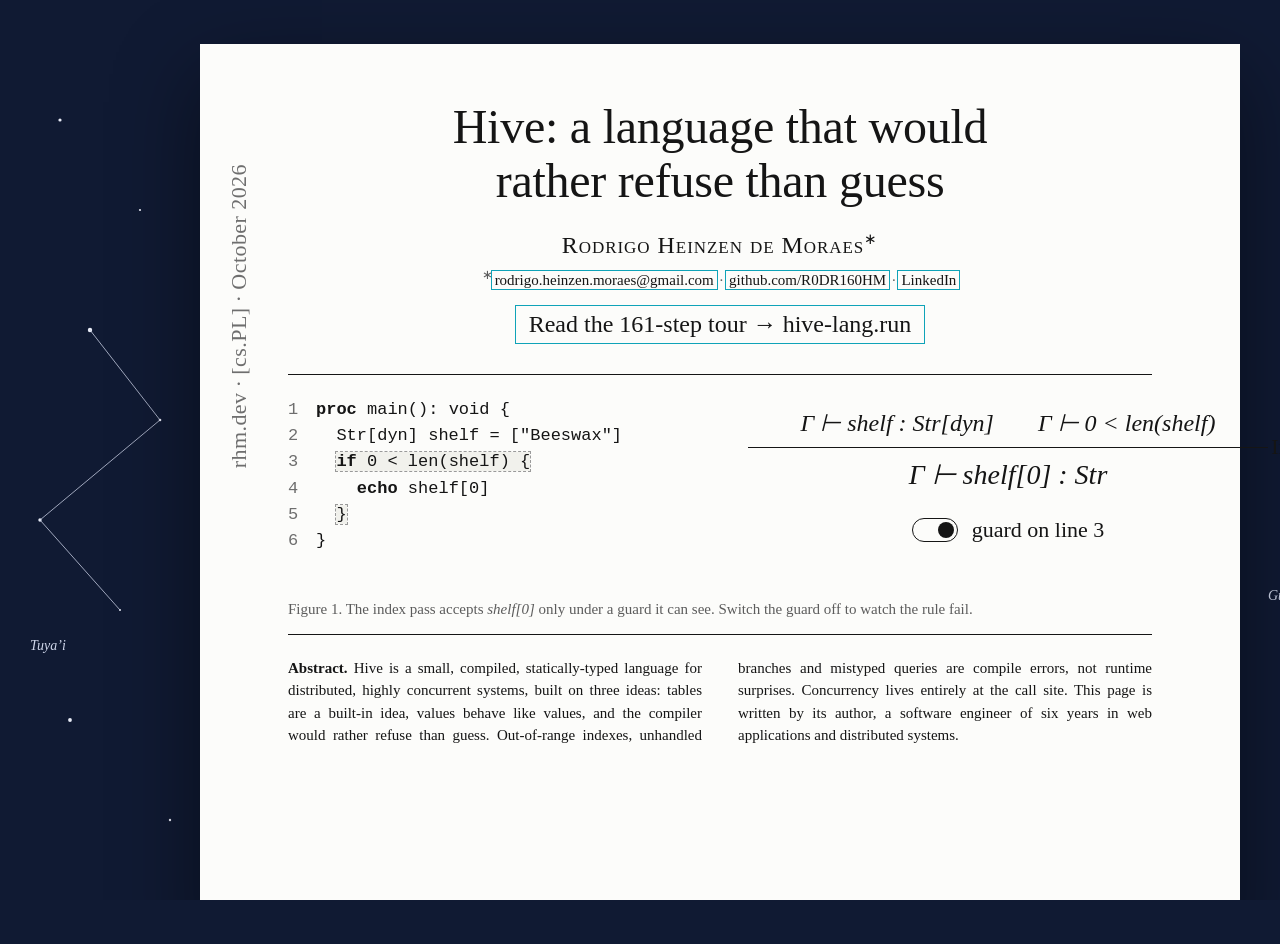
<file: .impeccable/mocks/decision/assigned.html>
<!doctype html>
<html lang="en">
<head>
<meta charset="utf-8">
<meta name="viewport" content="width=1440">
<title>The Preprint — sketch</title>
<style>
  :root { --night:#101a33; --sheet:#fcfcfa; --ink:#151515; --mute:#5c5c5c; --red:#d8261f; --green:#1a9e4b; --cyan:#0fa3b8; }
  * { box-sizing:border-box; margin:0; padding:0; }
  html,body { width:1440px; height:900px; overflow:hidden; }
  body { background:var(--night); font-family:"Latin Modern Roman","CMU Serif","Computer Modern Serif",Georgia,serif; color:var(--ink); position:relative; }
  svg.sky { position:absolute; inset:0; width:1440px; height:900px; }
  .sheet { position:absolute; left:200px; top:44px; width:1040px; height:900px; background:var(--sheet); box-shadow:0 30px 80px rgba(0,0,0,.45); padding:56px 88px 0; }
  .stamp { position:absolute; left:26px; top:120px; transform-origin:left top; transform:rotate(-90deg) translateX(-100%); font-size:22px; color:#6e6e6e; letter-spacing:.02em; white-space:nowrap; }
  h1 { font-size:48px; font-weight:400; text-align:center; line-height:1.12; letter-spacing:-.005em; }
  .authors { margin-top:22px; text-align:center; font-size:24px; font-variant:small-caps; letter-spacing:.04em; }
  .authors sup { font-size:15px; }
  .contact { margin-top:8px; text-align:center; font-size:15px; color:var(--mute); }
  .contact a { color:var(--ink); text-decoration:none; outline:1px solid var(--cyan); outline-offset:1px; padding:0 2px; }
  .tour { display:block; width:max-content; margin:20px auto 0; font-size:24px; color:var(--ink); text-decoration:none; outline:1.5px solid var(--cyan); outline-offset:3px; padding:2px 10px; }
  figure { margin-top:34px; border-top:1px solid var(--ink); border-bottom:1px solid var(--ink); padding:22px 0 16px; display:grid; grid-template-columns:420px 1fr; gap:40px; }
  pre { font-family:"Latin Modern Mono","CMU Typewriter Text",Consolas,monospace; font-size:17px; line-height:1.55; }
  pre .ln { color:#6e6e6e; display:inline-block; width:28px; }
  pre b { font-weight:700; }
  pre .guard { background:#f1f1ec; outline:1px dashed #9a9a9a; }
  .deriv { display:flex; flex-direction:column; justify-content:center; align-items:center; font-style:italic; }
  .prem { display:flex; gap:44px; font-size:24px; }
  .bar { width:520px; height:0; border-top:1.2px solid var(--ink); margin:10px 0; position:relative; }
  .bar span { position:absolute; right:-118px; top:-14px; font-style:normal; font-variant:small-caps; font-size:22px; }
  .concl { font-size:28px; }
  .switch { margin-top:26px; display:flex; gap:14px; font-style:normal; font-size:22px; align-items:center; }
  .switch i { font-style:normal; width:46px; height:24px; border:1.2px solid var(--ink); border-radius:12px; position:relative; }
  .switch i::after { content:""; position:absolute; right:3px; top:3px; width:16px; height:16px; border-radius:50%; background:var(--ink); }
  figcaption { grid-column:1/-1; font-size:15px; color:var(--mute); margin-top:6px; }
  .abstract { margin-top:22px; font-size:15px; line-height:1.5; columns:2; column-gap:36px; text-align:justify; }
</style>
</head>
<body>
<svg class="sky" viewBox="0 0 1440 900" aria-hidden="true">
  <g fill="#e9ecf7">
    <circle cx="60" cy="120" r="1.6"/><circle cx="140" cy="210" r="1.1"/><circle cx="90" cy="330" r="2.2"/><circle cx="160" cy="420" r="1.3"/><circle cx="40" cy="520" r="1.7"/><circle cx="120" cy="610" r="1"/><circle cx="70" cy="720" r="1.9"/><circle cx="170" cy="820" r="1.2"/>
    <circle cx="1290" cy="90" r="1.3"/><circle cx="1360" cy="170" r="2.1"/><circle cx="1310" cy="260" r="1.4"/><circle cx="1400" cy="320" r="1.8"/><circle cx="1330" cy="400" r="2.6"/><circle cx="1380" cy="470" r="1.2"/><circle cx="1290" cy="560" r="1.6"/><circle cx="1350" cy="650" r="1"/><circle cx="1410" cy="760" r="1.5"/><circle cx="1300" cy="840" r="1.1"/>
  </g>
  <g stroke="#cfd6ea" stroke-width="1" fill="none" opacity=".75">
    <polyline points="1310,260 1360,170 1400,320 1330,400 1290,560"/>
    <polyline points="1330,400 1380,470 1350,650"/>
    <polyline points="90,330 160,420 40,520 120,610"/>
  </g>
  <g fill="#cfd6ea" font-family="Georgia,serif" font-style="italic" font-size="14"><text x="1268" y="600">Guyra Nhandu</text><text x="30" y="650">Tuya’i</text></g>
</svg>
<div class="sheet">
  <div class="stamp">rhm.dev · [cs.PL] · October 2026</div>
  <h1>Hive: a language that would<br>rather refuse than guess</h1>
  <div class="authors">Rodrigo Heinzen de Moraes<sup>∗</sup></div>
  <div class="contact"><sup>∗</sup><a href="#">rodrigo.heinzen.moraes@gmail.com</a> · <a href="#">github.com/R0DR160HM</a> · <a href="#">LinkedIn</a></div>
  <a class="tour" href="#">Read the 161-step tour → hive-lang.run</a>
  <figure>
    <pre><span class="ln">1</span><b>proc</b> main(): void {
<span class="ln">2</span>  Str[dyn] shelf = ["Beeswax"]
<span class="ln">3</span>  <span class="guard"><b>if</b> 0 &lt; len(shelf) {</span>
<span class="ln">4</span>    <b>echo</b> shelf[0]
<span class="ln">5</span>  <span class="guard">}</span>
<span class="ln">6</span>}</pre>
    <div class="deriv">
      <div class="prem"><span>Γ ⊢ shelf : Str[dyn]</span><span>Γ ⊢ 0 &lt; len(shelf)</span></div>
      <div class="bar"><span>Index-Guard</span></div>
      <div class="concl">Γ ⊢ shelf[0] : Str</div>
      <div class="switch"><i></i> guard on line 3</div>
    </div>
    <figcaption>Figure 1. The index pass accepts <i>shelf[0]</i> only under a guard it can see. Switch the guard off to watch the rule fail.</figcaption>
  </figure>
  <div class="abstract"><b>Abstract.</b> Hive is a small, compiled, statically-typed language for distributed, highly concurrent systems, built on three ideas: tables are a built-in idea, values behave like values, and the compiler would rather refuse than guess. Out-of-range indexes, unhandled branches and mistyped queries are compile errors, not runtime surprises. Concurrency lives entirely at the call site. This page is written by its author, a software engineer of six years in web applications and distributed systems.</div>
</div>
</body>
</html>
</file>
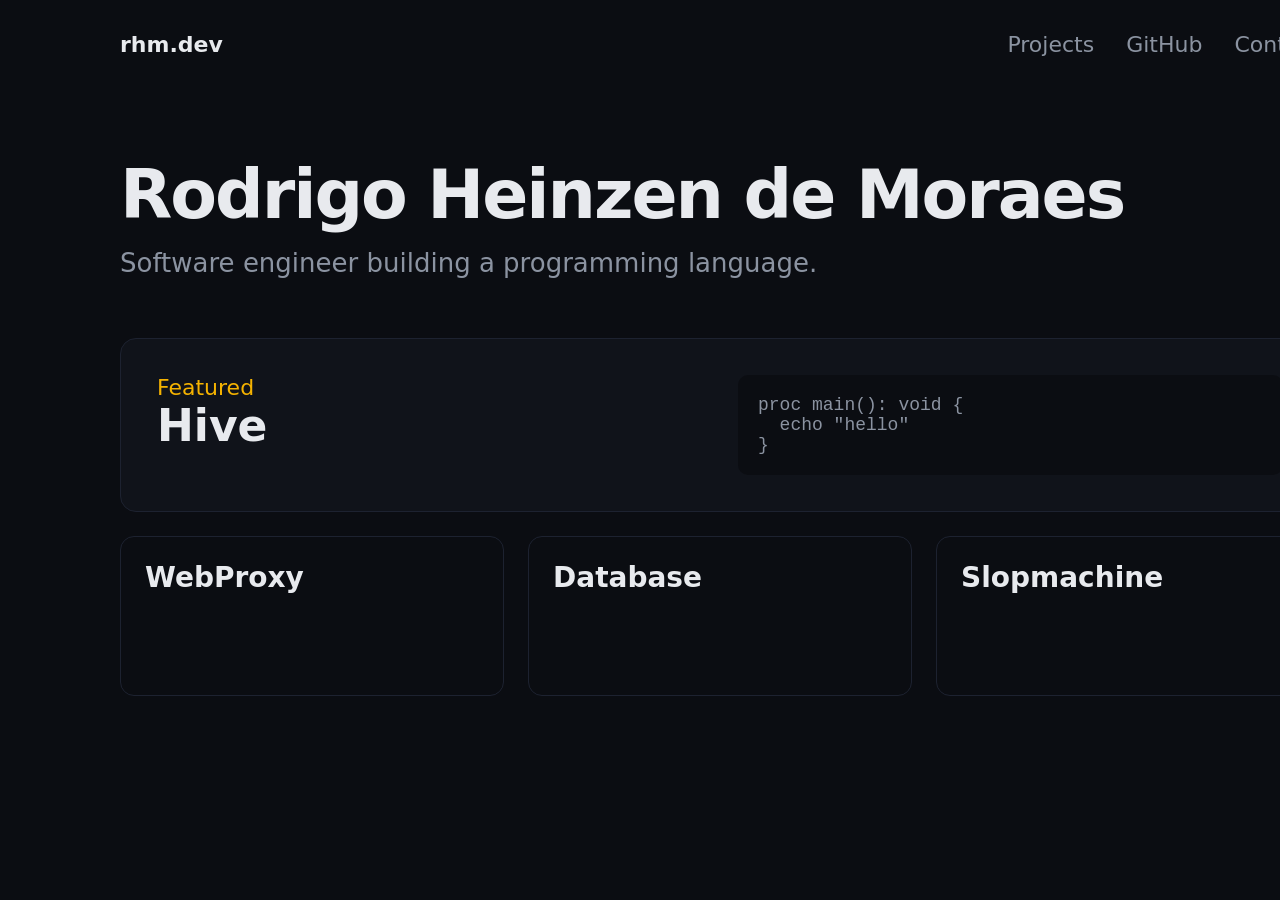
<file: .impeccable/mocks/decision/canon.html>
<!doctype html>
<html lang="en">
<head>
<meta charset="utf-8">
<meta name="viewport" content="width=1440">
<title>Category standard — sketch</title>
<style>
  :root { --bg:#0b0d12; --ink:#e8eaee; --mute:#8b93a1; --line:#1d2230; --gold:#f5b301; }
  * { box-sizing:border-box; margin:0; padding:0; }
  html,body { width:1440px; height:900px; overflow:hidden; }
  body { background:var(--bg); color:var(--ink); font-family:system-ui,"Segoe UI",sans-serif; }
  header { display:flex; justify-content:space-between; align-items:center; padding:32px 120px; font-size:22px; }
  header nav { display:flex; gap:32px; color:var(--mute); }
  .hero { padding:70px 120px 40px; }
  .hero h1 { font-size:68px; letter-spacing:-.03em; line-height:1.05; }
  .hero p { font-size:26px; color:var(--mute); margin-top:18px; max-width:760px; }
  .feat { margin:20px 120px 0; border:1px solid var(--line); border-radius:16px; padding:36px; display:grid; grid-template-columns:1fr 1fr; gap:36px; background:#10131a; }
  .feat h2 { font-size:44px; }
  .feat .k { color:var(--gold); font-size:22px; }
  .feat pre { font-family:Consolas,monospace; font-size:18px; color:var(--mute); background:#0b0d12; border-radius:10px; padding:20px; }
  .grid { margin:24px 120px 0; display:grid; grid-template-columns:repeat(3,1fr); gap:24px; }
  .grid div { border:1px solid var(--line); border-radius:14px; height:160px; padding:24px; font-size:28px; font-weight:600; }
</style>
</head>
<body>
<header><strong>rhm.dev</strong><nav><span>Projects</span><span>GitHub</span><span>Contact</span></nav></header>
<section class="hero"><h1>Rodrigo Heinzen de Moraes</h1><p>Software engineer building a programming language.</p></section>
<section class="feat"><div><div class="k">Featured</div><h2>Hive</h2></div><pre>proc main(): void {
  echo "hello"
}</pre></section>
<section class="grid"><div>WebProxy</div><div>Database</div><div>Slopmachine</div></section>
</body>
</html>
</file>
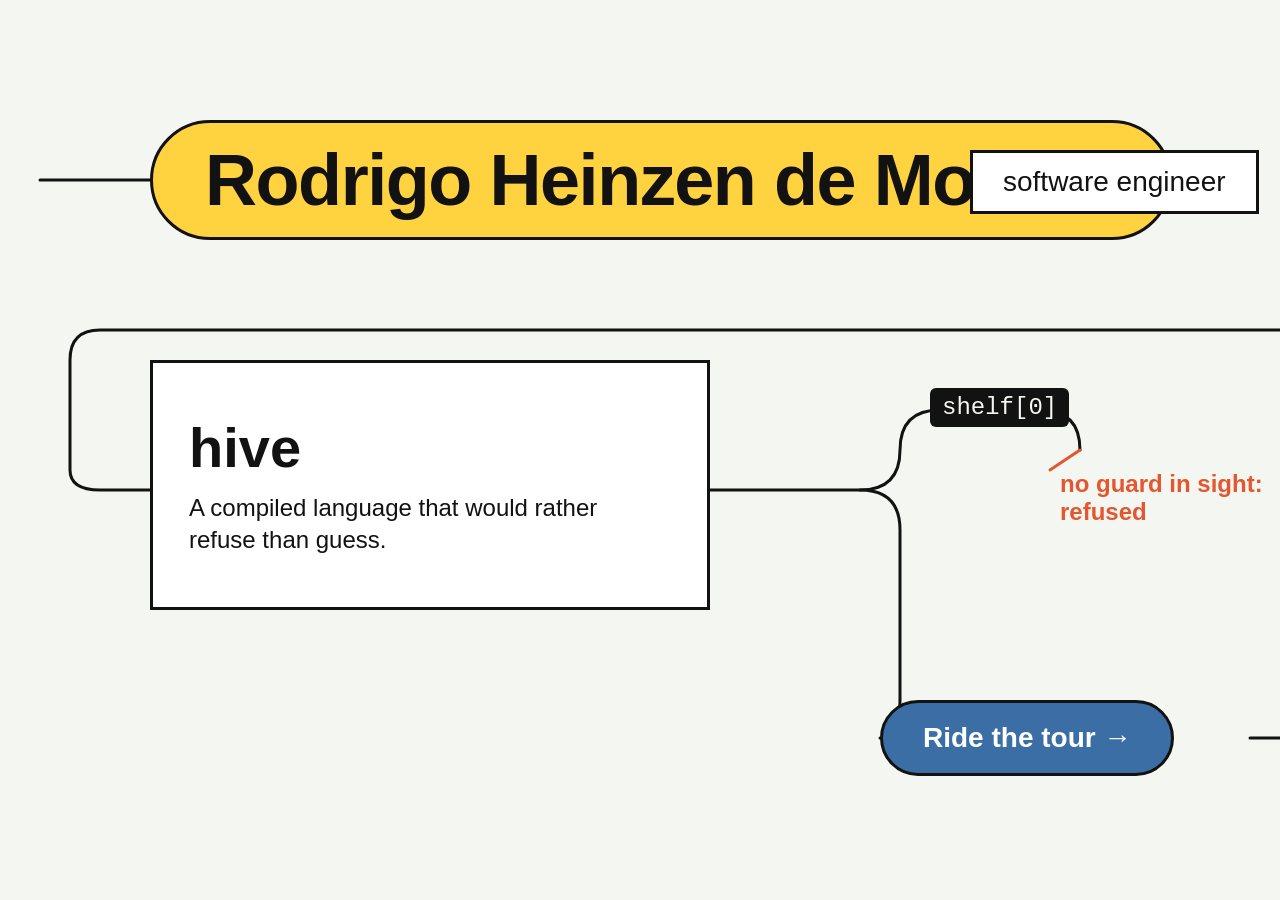
<file: .impeccable/mocks/decision/model-pick.html>
<!doctype html>
<html lang="en">
<head>
<meta charset="utf-8">
<meta name="viewport" content="width=1440">
<title>The Grammar Track — sketch</title>
<style>
  :root { --ground:#f4f6f2; --ink:#121212; --yellow:#ffd23f; --blue:#3a6ea5; --red:#e4572e; }
  * { box-sizing:border-box; margin:0; padding:0; }
  html,body { width:1440px; height:900px; overflow:hidden; }
  body { background:var(--ground); font-family:"Helvetica Neue",Arial,sans-serif; color:var(--ink); position:relative; }
  svg { position:absolute; inset:0; }
  .t { position:absolute; display:flex; align-items:center; justify-content:center; background:var(--yellow); border:3px solid var(--ink); border-radius:999px; font-weight:700; }
  .n { position:absolute; display:flex; align-items:center; justify-content:center; background:#fff; border:3px solid var(--ink); }
  .name { left:150px; top:120px; height:120px; padding:0 52px; font-size:72px; letter-spacing:-.02em; }
  .role { left:970px; top:150px; height:64px; padding:0 30px; font-size:28px; background:#fff; border-radius:0; }
  .hive { left:150px; top:360px; width:560px; height:250px; flex-direction:column; align-items:flex-start; padding:28px 36px; border-radius:0; background:#fff; }
  .hive h2 { font-size:56px; }
  .hive p { font-size:24px; margin-top:12px; max-width:470px; line-height:1.3; }
  .tok { position:absolute; font-family:Consolas,monospace; font-size:24px; background:var(--ink); color:var(--ground); padding:6px 12px; border-radius:6px; }
  .derail { position:absolute; left:1060px; top:470px; width:230px; font-size:24px; color:var(--red); font-weight:700; }
  .cta { left:880px; top:700px; height:76px; padding:0 40px; font-size:28px; background:var(--blue); color:#fff; }
</style>
</head>
<body>
<svg width="1440" height="900" viewBox="0 0 1440 900" fill="none" stroke="#121212" stroke-width="3" stroke-linecap="round" aria-hidden="true">
  <path d="M40 180 H150"/>
  <path d="M640 180 H970"/>
  <path d="M1296 182 H1360 Q1400 182 1400 222 V300 Q1400 330 1370 330 H100 Q70 330 70 360 V470 Q70 490 100 490 H150"/>
  <path d="M710 490 H860 Q900 490 900 530 V700 Q900 738 880 738"/>
  <path d="M860 490 Q900 490 900 450 Q900 410 940 410 H1040 Q1080 410 1080 450"/>
  <path d="M1080 450 L1050 470" stroke="#e4572e"/>
  <path d="M1250 738 H1390"/>
  <path d="M1385 728 L1400 738 L1385 748"/>
</svg>
<div class="t name">Rodrigo Heinzen de Moraes</div>
<div class="n role">software engineer</div>
<div class="n hive"><h2>hive</h2><p>A compiled language that would rather refuse than guess.</p></div>
<div class="tok" style="left:930px;top:388px">shelf[0]</div>
<div class="derail">no guard in sight: refused</div>
<div class="t cta">Ride the tour →</div>
</body>
</html>
</file>
